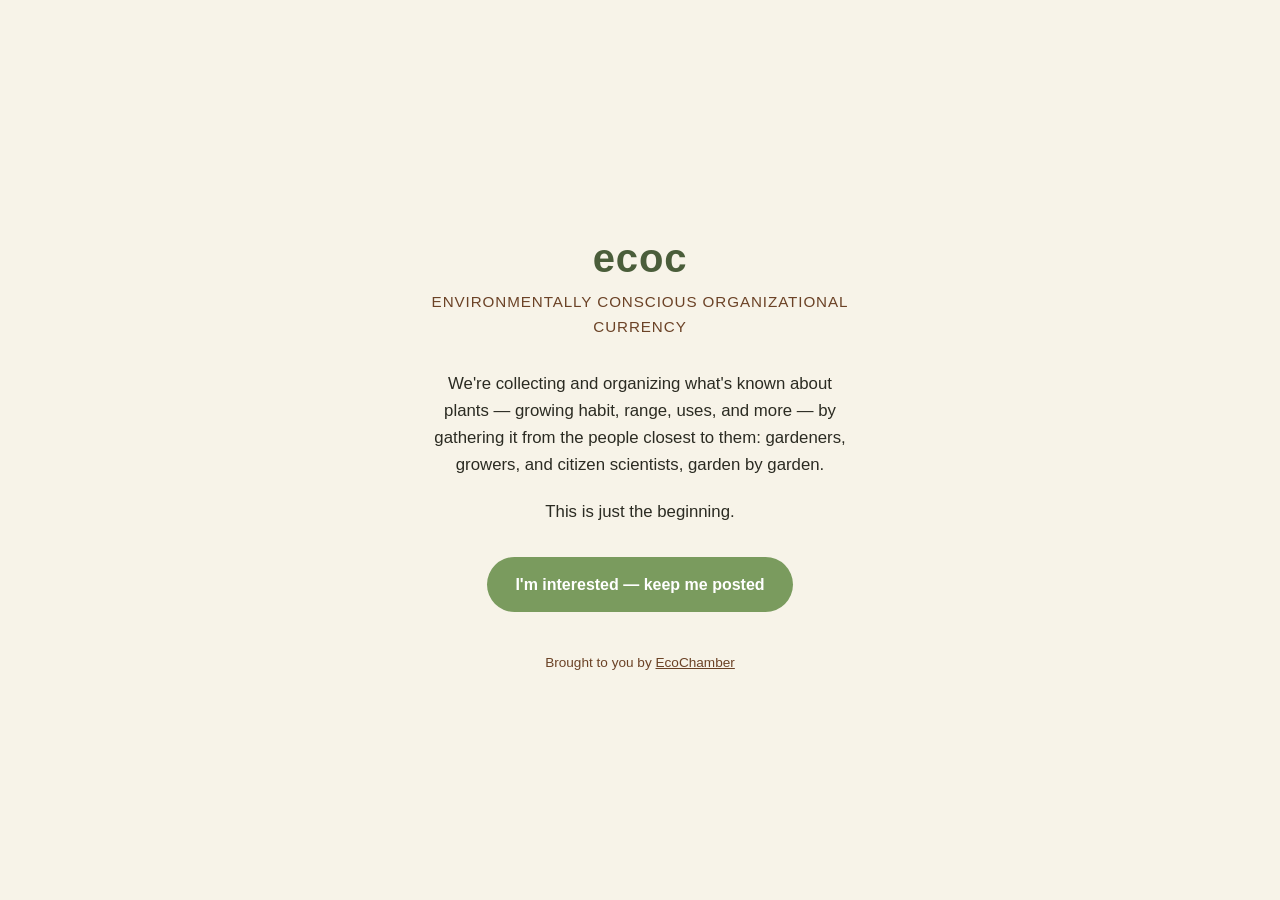
<file: index.html>
<!DOCTYPE html>
<html lang="en">
<head>
<meta charset="UTF-8">
<meta name="viewport" content="width=device-width, initial-scale=1.0">
<title>ECOC — Environmentally Conscious Organizational Currency</title>
<meta name="description" content="ECOC is building a citizen-science record of plant knowledge — growing habit, range, uses — starting with the gardens that grow them.">
<link rel="stylesheet" href="style.css">
</head>
<body>

<main class="wrap">
  <h1>ecoc</h1>
  <p class="expand">Environmentally Conscious Organizational Currency</p>

  <p class="lede">
    We're collecting and organizing what's known about plants — growing habit, range,
    uses, and more — by gathering it from the people closest to them: gardeners,
    growers, and citizen scientists, garden by garden.
  </p>

  <p class="lede">
    This is just the beginning.
  </p>

  <a class="cta" href="mailto:ecochamberdao@gmail.com?subject=Interested%20in%20ECOC">I'm interested — keep me posted</a>

  <p class="footer">Brought to you by <a href="https://ecochamber.xyz" target="_blank" rel="noopener">EcoChamber</a></p>
</main>

</body>
</html>
</file>
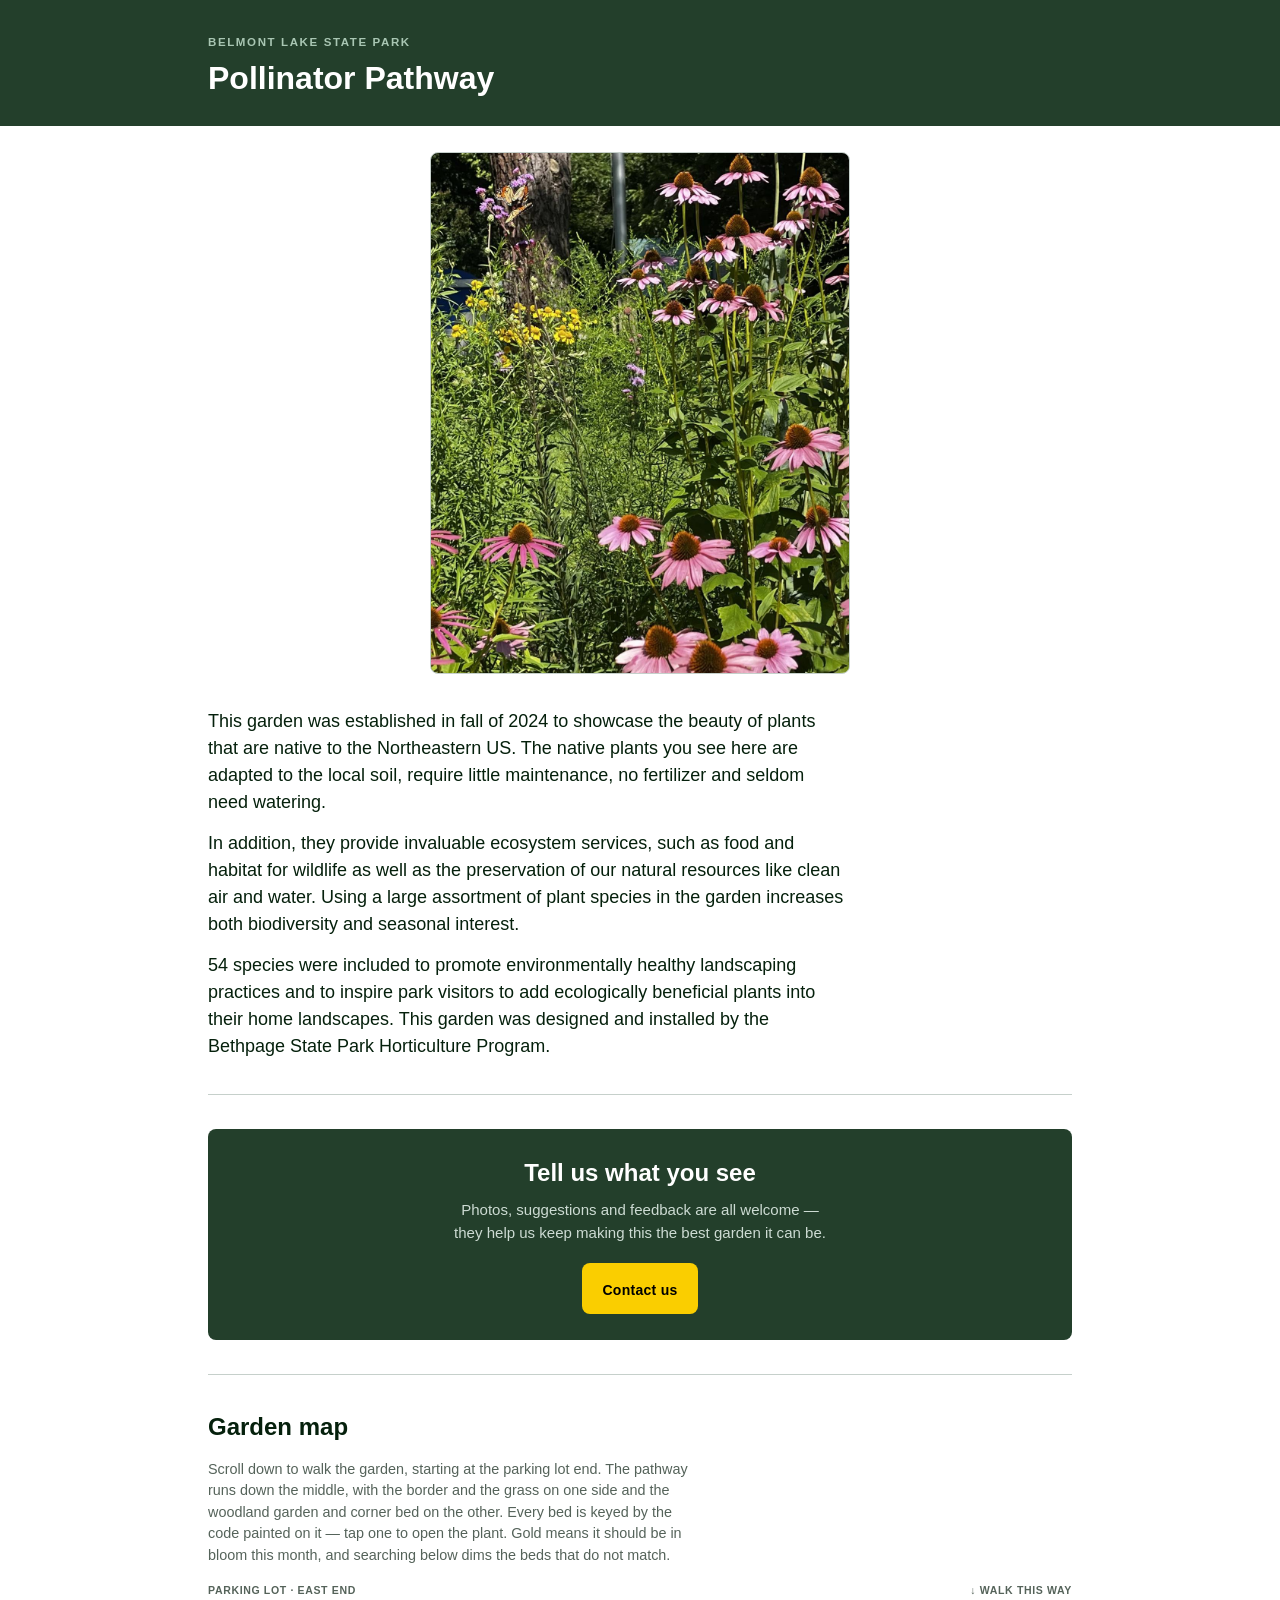
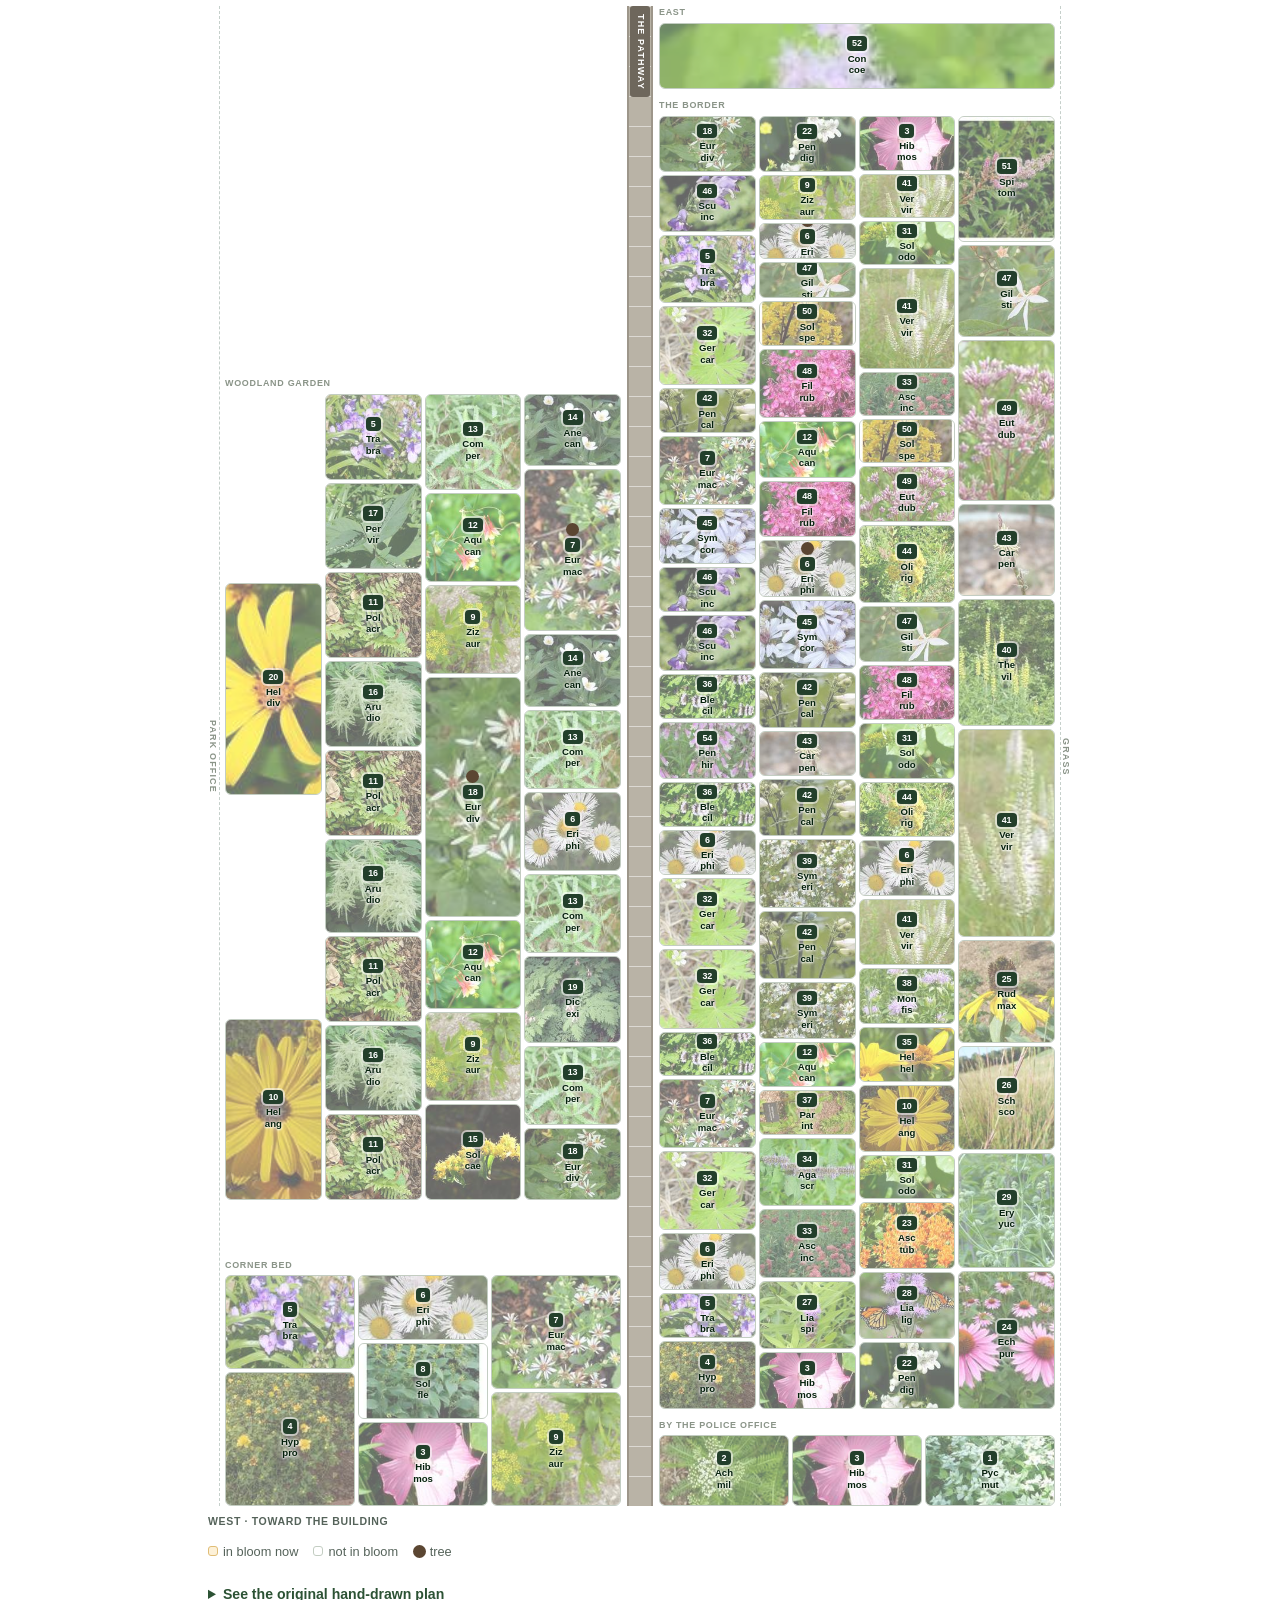
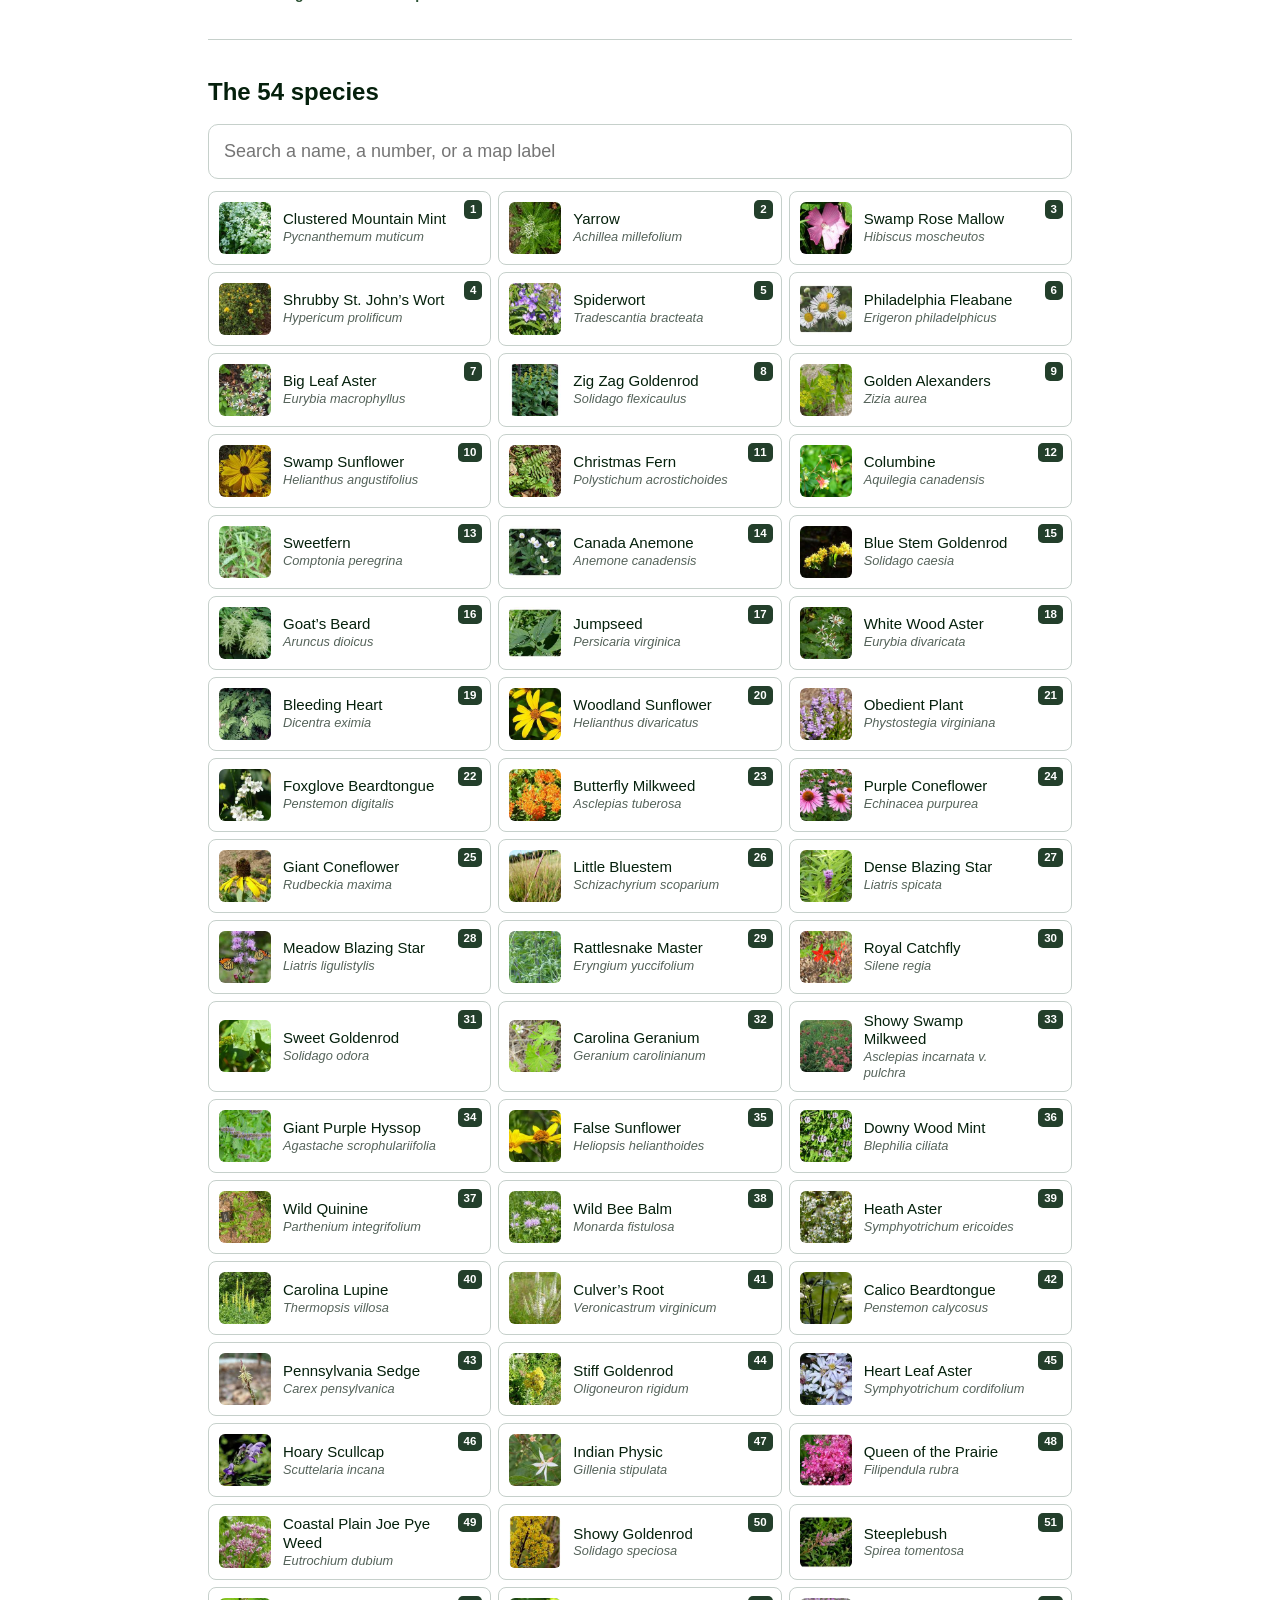
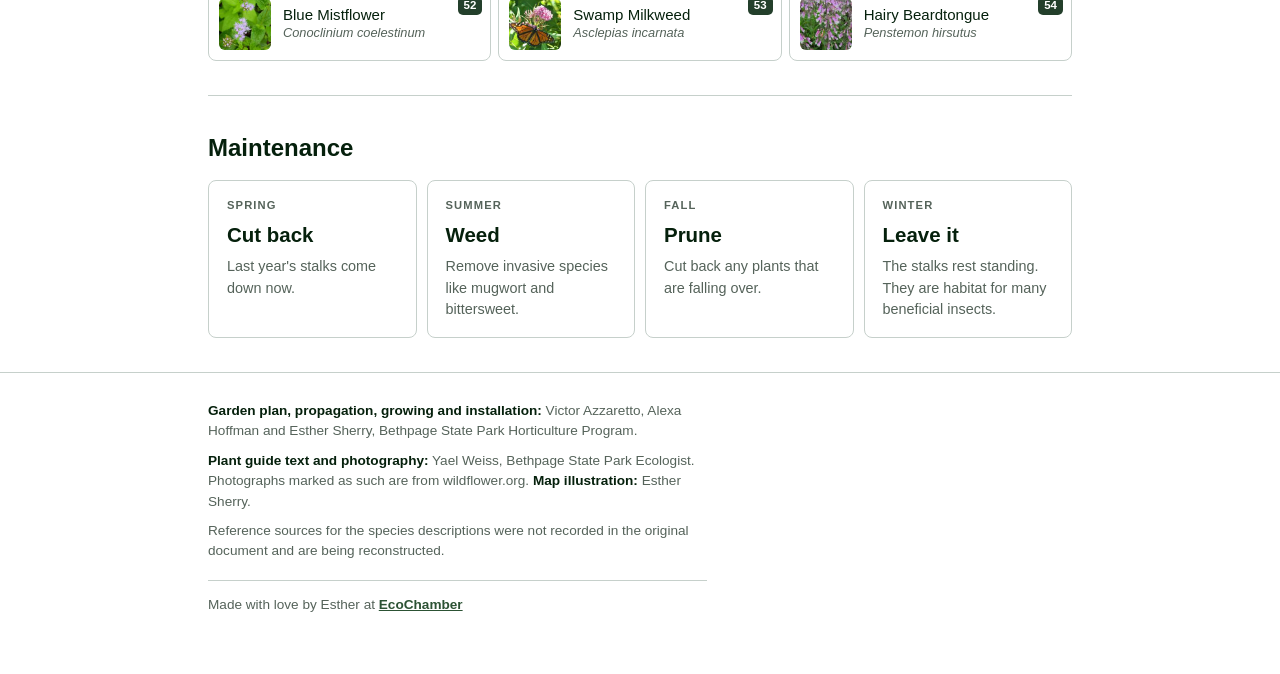
<file: bsppp/index.html>
<!DOCTYPE html>
<html lang="en">
<head>
<meta charset="utf-8">
<meta name="viewport" content="width=device-width, initial-scale=1, viewport-fit=cover">
<title>Pollinator Pathway — Belmont Lake State Park</title>
<meta name="description" content="The 54 native species planted along the Pollinator Pathway at Belmont Lake State Park.">
<style>
  /* Values read off parks.ny.gov and the Belmont Lake park page, July 2026.
     Proxima Nova is licensed and cannot be loaded here, so the stack is
     theirs verbatim and falls through to Arial exactly as it does for any
     visitor without the font. */
  :root{
    --green:#233f2b;        /* agency dark green, site header + footer */
    --green-mid:#2c5234;    /* secondary green */
    --green-pale:#d9e1dd;   /* pale green-grey, cards and secondary buttons */
    --gold:#face00;         /* primary button yellow */
    --ink:#05200c;          /* body and heading text */
    --ink-soft:#55635a;     /* derived: muted text on the pale green */
    --line:#c6d0cb;         /* rule and border grey-green */
    --bg:#fff; --card:#fff; --r:8px;   /* button radius 8px */
  }
  *{box-sizing:border-box}
  html{-webkit-text-size-adjust:100%}
  body{margin:0;background:var(--bg);color:var(--ink);
    font:18px/1.5 "Proxima Nova",Arial,sans-serif}
  .wrap{max-width:900px;margin:0 auto;padding:0 18px}  /* their c-byline measure */
  a{color:var(--green-mid)}
  h2{font-size:1.5rem;font-weight:700;margin:0 0 14px}   /* 24px/700 */
  section{padding:34px 0;border-top:1px solid var(--line)}

  header{background:var(--green);color:#fff;padding:34px 0 30px}
  header .park{font-size:.72rem;letter-spacing:.14em;text-transform:uppercase;
    color:#a9c6b3;font-weight:700;margin:0 0 10px}
  header h1{margin:0;font-size:2rem;font-weight:700;line-height:1.1}  /* 32px/700 */

  /* boxed and centred under the header rather than bleeding to the edges */
  .hero{width:calc(100% - 36px);max-width:420px;margin:26px auto 0;
    aspect-ratio:4/5;max-height:58vh;
    border:1px solid var(--line);border-radius:var(--r);overflow:hidden;
    background:var(--green-pale)}
  /* favour the upper third — that is where the butterfly and the tree are */
  .hero img{width:100%;height:100%;object-fit:cover;object-position:center 28%;display:block}

  .intro p{margin:0 0 14px;max-width:64ch}
  .intro p:last-child{margin-bottom:0}

  /* care — four seasons, one job each */
  .seasons{display:grid;gap:10px;grid-template-columns:repeat(auto-fit,minmax(170px,1fr))}
  /* All four seasons look identical, so the page never goes stale and never
     needs reissuing. Hover is the only thing that changes. */
  .s{background:var(--card);border:1px solid var(--line);border-radius:var(--r);
    padding:16px 18px;transition:background .12s,border-color .12s}
  .s:hover{border-color:var(--green-mid);background:var(--green-pale)}
  .s .when{font-size:.7rem;letter-spacing:.1em;text-transform:uppercase;
    color:var(--ink-soft);font-weight:700;margin:0 0 6px}
  .s .job{margin:0;font-size:1.28rem;font-weight:700}
  .s .note{margin:6px 0 0;font-size:.9rem;color:var(--ink-soft)}

  /* map */
  .strip{margin-bottom:14px}
  .strip h3{margin:0 0 6px;font-size:.72rem;letter-spacing:.1em;text-transform:uppercase;
    color:var(--ink-soft);font-weight:700}
  .scroll{overflow-x:auto;-webkit-overflow-scrolling:touch;background:var(--card);
    border:1px solid var(--line);border-radius:var(--r)}
  .scroll img{display:block;width:100%;min-width:820px;height:auto}
  .ph{height:160px;display:flex;align-items:center;justify-content:center;
    color:var(--ink-soft);font-size:.88rem;text-align:center;padding:20px;
    background:repeating-linear-gradient(45deg,#f2f5f1 0 12px,#eaf0e9 12px 24px)}
  .note{font-size:.9rem;color:var(--ink-soft);margin:0 0 16px;max-width:60ch}

  /* The bed diagram, read top to bottom: the parking lot end first, then
     west toward the building. The pathway runs down the middle with the
     woodland garden and corner bed on one side, the border on the other.
     No sideways scrolling — the whole garden is one downward read. */
  .mapwrap{overflow:visible}
  .mapinner{width:auto}
  .band{display:flex;align-items:stretch;gap:0;min-height:1500px}
  .side{display:flex;flex-direction:column;gap:10px;flex:1 1 0;min-width:0}
  .grp{display:flex;flex-direction:column;min-width:0}
  .grp h4{margin:0 0 3px;font-size:.56rem;letter-spacing:.08em;text-transform:uppercase;
    color:#8a9488;font-weight:700;white-space:nowrap;overflow:hidden}
  .grp.gap h4{visibility:hidden}
  .cols{display:flex;gap:3px;flex:1 1 auto;min-height:0}
  .row{display:flex;flex-direction:column;gap:3px;flex:1 1 0;min-width:0}

  /* the pathway itself */
  .path{flex:0 0 26px;position:relative;display:flex;justify-content:center;
    margin:0 6px;background:#b9b3a6;
    border-left:2px solid #9d968a;border-right:2px solid #9d968a;
    background-image:linear-gradient(rgba(255,255,255,.5) 1px,transparent 1px);
    background-size:100% 30px}
  .path span{position:sticky;top:8px;height:max-content;background:#6e675c;color:#fff;
    font-weight:700;font-size:.56rem;letter-spacing:.13em;text-transform:uppercase;
    padding:8px 3px;border-radius:3px;writing-mode:vertical-rl;white-space:nowrap;z-index:1}

  /* what lies beyond each planted side */
  .edge{flex:0 0 12px;font-size:.56rem;letter-spacing:.13em;text-transform:uppercase;
    font-weight:700;color:#8a9488;writing-mode:vertical-rl;text-align:center;
    padding:2px 0;overflow:hidden}
  .edge:first-child{border-right:1px dashed var(--line);margin-right:5px}
  .edge:last-child{border-left:1px dashed var(--line);margin-left:5px}

  .ends{display:flex;justify-content:space-between;font-size:.66rem;letter-spacing:.06em;
    text-transform:uppercase;color:var(--ink-soft);font-weight:700;margin:0 0 8px}
  .ends.foot{margin:8px 0 0}

  .bed{position:relative;flex:1 1 0;min-width:0;min-height:36px;background:var(--card);border:1px solid #c3cdc2;
    border-radius:6px;padding:4px 2px;cursor:pointer;font:inherit;color:inherit;
    display:flex;flex-direction:column;align-items:center;justify-content:center;gap:2px;
    text-align:center;overflow:hidden;
    transition:background .12s,border-color .12s,opacity .12s}
  /* the plant itself, sitting behind the label. --shot is set per bed. */
  .bed::before{content:"";position:absolute;inset:0;background-image:var(--shot);
    background-size:cover;background-position:center;opacity:.6}
  .bed>*{position:relative}
  .bed:hover,.bed:focus-visible{border-color:var(--green-mid);background:var(--green-pale)}
  .bed .num{font-size:.56rem;font-weight:700;color:#fff;background:var(--green);
    border-radius:4px;padding:0 5px;font-variant-numeric:tabular-nums;line-height:1.6;
    box-shadow:0 0 0 2px rgba(255,255,255,.55)}
  .bed .code{font-size:.6rem;font-weight:700;line-height:1.2;max-width:100%;
    text-shadow:0 0 3px #fff,0 0 7px rgba(255,255,255,.95),0 1px 2px rgba(255,255,255,.9)}
  .bed .code b{display:block;font-weight:700}
  .bed.bloom{background:#fdf1d8;border-color:var(--gold);box-shadow:inset 0 0 0 1px var(--gold)}
  .bed.bloom .num{background:var(--gold)}
  .bed.hit{outline:3px solid var(--gold);outline-offset:1px}
  .bed.dim{opacity:.25}
  .tree{width:13px;height:13px;border-radius:50%;background:#5b4632;flex:0 0 auto}
  .legend{display:flex;gap:15px;flex-wrap:wrap;font-size:.8rem;color:var(--ink-soft);margin:12px 0 0}
  .legend i{display:inline-block;width:10px;height:10px;border-radius:3px;
    border:1px solid #e0bd76;background:#fdf1d8;margin-right:5px;vertical-align:0}
  .legend i.pl{background:var(--card);border-color:#c3cdc2}
  details.orig{margin-top:22px}
  details.orig summary{cursor:pointer;font-size:.88rem;color:var(--green-mid);font-weight:600}
  details.orig .note{margin-top:10px}

  /* list */
  .search{width:100%;padding:13px 15px;border:1px solid var(--line);border-radius:10px;
    background:var(--card);font:inherit;margin-bottom:12px}
  .idx{display:grid;grid-template-columns:repeat(auto-fill,minmax(230px,1fr));gap:7px}
  .idx button{position:relative;background:var(--card);border:1px solid var(--line);
    border-radius:var(--r);padding:10px 44px 10px 10px;text-align:left;cursor:pointer;
    display:flex;gap:12px;align-items:center;font:inherit;color:inherit;
    transition:border-color .12s,background .12s}
  .idx button:hover,.idx button:focus-visible{border-color:var(--green-mid);background:var(--green-pale)}
  .idx .pic{width:52px;height:52px;flex:0 0 auto;border-radius:6px;object-fit:cover;
    background:var(--green-pale);display:block}
  .idx .n{position:absolute;top:8px;right:8px;font-size:.72rem;font-weight:700;color:#fff;
    background:var(--green);border-radius:5px;padding:1px 6px;font-variant-numeric:tabular-nums}
  .idx .nm{font-size:.94rem;line-height:1.25;min-width:0}
  .idx .nm em{display:block;color:var(--ink-soft);font-size:.8rem}

  /* plant view */
  #view{position:fixed;inset:0;background:var(--bg);z-index:80;overflow-y:auto;display:none}
  #view.open{display:block}
  .bar{position:sticky;top:0;background:rgba(252,251,247,.96);backdrop-filter:blur(8px);
    border-bottom:1px solid var(--line);padding:11px 18px;z-index:2}
  .bar button{background:none;border:0;color:var(--green-mid);font:inherit;font-weight:600;
    cursor:pointer;padding:6px 2px}
  .pv{max-width:620px;margin:0 auto;padding:0 18px 60px}
  .pv img,.pv .photoph{width:100%;aspect-ratio:3/2;border-radius:var(--r);display:block;margin:18px 0 0}
  .pv img{object-fit:cover;background:var(--green-pale)}
  .pv .photoph{background:var(--green-pale);display:flex;align-items:center;justify-content:center;
    color:var(--green-mid);font-size:.86rem}
  .pv h2{margin:18px 0 0;font-size:1.5rem;line-height:1.15}
  .pv .sci{color:var(--ink-soft);margin:3px 0 18px;font-size:.98rem}
  .pv .sci i{font-style:italic}
  .facts{margin:0 0 18px}
  .fact{display:flex;gap:12px;padding:8px 0;border-top:1px solid var(--line);font-size:.94rem}
  .fact .k{flex:0 0 92px;font-size:.7rem;letter-spacing:.08em;text-transform:uppercase;
    color:var(--ink-soft);font-weight:700;padding-top:2px}
  .funfact{background:var(--green-pale);border-radius:10px;padding:13px 15px;font-size:.93rem;margin:18px 0 0}
  .sources{margin-top:24px;border-top:1px solid var(--line);padding-top:16px}
  .sources h3{margin:0 0 10px;font-size:.7rem;letter-spacing:.1em;text-transform:uppercase;
    color:var(--ink-soft);font-weight:700}
  .sources a{display:flex;align-items:baseline;gap:8px;flex-wrap:wrap;
    padding:9px 12px;margin-bottom:6px;border:1px solid var(--line);border-radius:var(--r);
    text-decoration:none;color:var(--green-mid);font-size:.92rem;
    transition:border-color .12s,background .12s}
  .sources a:hover,.sources a:focus-visible{border-color:var(--green-mid);background:var(--green-pale)}
  .sources a b{font-weight:700}
  .sources a em{font-style:normal;color:var(--ink-soft);font-size:.82rem}
  .sources .fix{margin:8px 0 0;font-size:.8rem;color:var(--ink-soft)}
  .credit{border-top:1px solid var(--line);margin-top:20px;padding-top:14px;
    font-size:.82rem;color:var(--ink-soft)}

  .cta{background:var(--green);color:#fff;border-radius:var(--r);padding:26px 24px;text-align:center}
  .cta h2{margin:0 0 8px;color:#fff}
  .cta p{margin:0 auto 18px;color:#cddbd3;max-width:46ch;font-size:.94rem}
  /* their primary button: #face00, black text, 8px radius, 700 */
  .btn{display:inline-block;background:var(--gold);color:#000;text-decoration:none;
    font-weight:700;font-size:.875rem;letter-spacing:.02em;padding:17px 20px 13px;
    border-radius:var(--r)}
  .btn:hover,.btn:focus-visible{background:#e0b800}

  footer{border-top:1px solid var(--line);padding:28px 0 50px;color:var(--ink-soft);font-size:.85rem}
  footer p{margin:0 0 9px;max-width:66ch}
  footer .made{margin-top:18px;padding-top:14px;border-top:1px solid var(--line)}
  footer .made a{font-weight:700}
  footer b{color:var(--ink);font-weight:600}
</style>
</head>
<body>

<header>
  <div class="wrap">
    <p class="park">Belmont Lake State Park</p>
    <h1>Pollinator Pathway</h1>
  </div>
</header>

<div class="hero"><img src="hero.jpg" alt="Purple coneflowers in bloom along the Pollinator Pathway"></div>

<main class="wrap">

  <section class="intro" style="border-top:0">
    <p>This garden was established in fall of 2024 to showcase the beauty of plants that are native to the Northeastern US. The native plants you see here are adapted to the local soil, require little maintenance, no fertilizer and seldom need watering.</p>
    <p>In addition, they provide invaluable ecosystem services, such as food and habitat for wildlife as well as the preservation of our natural resources like clean air and water. Using a large assortment of plant species in the garden increases both biodiversity and seasonal interest.</p>
    <p>54 species were included to promote environmentally healthy landscaping practices and to inspire park visitors to add ecologically beneficial plants into their home landscapes. This garden was designed and installed by the Bethpage State Park Horticulture Program.</p>
  </section>

  <section id="contact">
    <div class="cta">
      <h2>Tell us what you see</h2>
      <p>Photos, suggestions and feedback are all welcome — they help us keep making this the best garden it can be.</p>
      <a class="btn" id="mail" href="#">Contact us</a>
    </div>
  </section>

  <section id="map">
    <h2>Garden map</h2>
    <p class="note">Scroll down to walk the garden, starting at the parking lot end. The pathway runs down the middle, with the border and the grass on one side and the woodland garden and corner bed on the other. Every bed is keyed by the code painted on it — tap one to open the plant. Gold means it should be in bloom this month, and searching below dims the beds that do not match.</p>

    <div class="mapwrap">
      <div class="mapinner">
        <p class="ends"><span>Parking lot &middot; east end</span><span>&darr; walk this way</span></p>
        <div class="band" id="band"></div>
        <p class="ends foot"><span>West &middot; toward the building</span></p>

      </div>
    </div>

    <div class="legend">
      <span><i></i>in bloom now</span>
      <span><i class="pl"></i>not in bloom</span>
      <span><span class="tree" style="display:inline-block;vertical-align:-2px"></span> tree</span>
    </div>

    <details class="orig">
      <summary>See the original hand-drawn plan</summary>
      <p class="note">The three sections of the drawing, west to east. Scroll each sideways.</p>
      <div id="strips"></div>
    </details>
  </section>

  <section id="plants">
    <h2>The 54 species</h2>
    <input class="search" id="search" type="search" placeholder="Search a name, a number, or a map label" autocomplete="off">
    <div class="idx" id="idx"></div>
  </section>

  <section id="care">
    <h2>Maintenance</h2>
    <div class="seasons" id="seasons"></div>
  </section>

</main>

<footer>
  <div class="wrap">
    <p><b>Garden plan, propagation, growing and installation:</b> Victor Azzaretto, Alexa Hoffman and Esther Sherry, Bethpage State Park Horticulture Program.</p>
    <p><b>Plant guide text and photography:</b> Yael Weiss, Bethpage State Park Ecologist. Photographs marked as such are from wildflower.org. <b>Map illustration:</b> Esther Sherry.</p>
    <p>Reference sources for the species descriptions were not recorded in the original document and are being reconstructed.</p>
    <p class="made">Made with love by Esther at <a href="https://ecochamber.xyz">EcoChamber</a></p>
  </div>
</footer>

<div id="view">
  <div class="bar"><button id="back">&larr; Back</button></div>
  <div class="pv" id="pv"></div>
</div>

<script>
const PLANTS = [
{n:1,common:"Clustered Mountain Mint",sci:"Pycnanthemum muticum",blooms:"Late Summer (July – August)",months:[7,8],host:"Moths and Bees",tags:["moths","bees"],credit:"Yael Weiss",photo:"1.jpg",
 desc:"Clustered Mountainmint has whitish flowers that are densely packed into clusters. Bracts (also known as modified leaves) have a frosty appearance and are aromatically minty. Leaves are oval shaped. Stems are square. This plant grows best when in full sun.",
 fact:"University of Pennsylvania conducted pollinator surveys and found that this perennial was the top host plant for encouraging pollinator visits and biodiversity."},

{n:2,common:"Yarrow",sci:"Achillea millefolium",blooms:"Late Summer (July – August)",months:[7,8],host:"Moths",tags:["moths"],credit:"Yael Weiss",photo:"2.jpg",
 desc:"Yarrow is a plant with white clustered flowers found in a dome-shaped arrangement. This plant grows several tall stems with fern-like leaves. Leaves are longer at the base. The plant itself can grow to be about 3 feet high and does well in disturbed areas. Flowers have a strong sweet odor.",
 fact:"European Starlings will use this flower to line the inside of their nests."},

{n:3,common:"Swamp Rose Mallow",sci:"Hibiscus moscheutos",blooms:"Late Summer (July – August)",months:[7,8],host:"Bees and Swallowtail Butterflies",tags:["bees","butterflies"],credit:"Yael Weiss",photo:"3.jpg",
 desc:"Swamp Rose Mallow has large 5 petaled flowers. The color of these flowers can vary between whitish to pink. Leaves are alternate, toothed and heart-shaped. Foliage is velvety in texture (as well as the seed pod). A single plant can provide multiple stems. For best growth, wet soil and part shade are the preferred conditions for this plant.",
 fact:"This plant has many cultivars that come in different colors such as hot pink and bright red."},

{n:4,common:"Shrubby St. John’s Wort",sci:"Hypericum prolificum",blooms:"Summer (June – July)",months:[6,7],host:"Butterflies and Moths",tags:["butterflies","moths","shrub"],form:"Shrub",credit:"wildflower.org",photo:"4.jpg",
 desc:"Shrubby St. John’s Wort is a shrub with yellow blooming flowers. Flowers usually grow singularly and have 5 petals which are typically out of view because of the high number of stamens. Stamens are bushy and yellow. Leaves are oval and dark green. This plant grows densely and compact if conditions are right. Three chambered capsules hold the brown seeds which pop open in autumn.",
 fact:"This plant was thought to ward off evil spirits, if burned, especially on St. John’s Day (hence the name)."},

{n:5,common:"Spiderwort",sci:"Tradescantia bracteata",blooms:"Spring (May – June)",months:[5,6],host:"Bumble Bees",tags:["bees"],credit:"Yael Weiss",photo:"5.jpg",
 desc:"Spiderwort is a plant with dainty, purple flowers. Each flower has 3 petals. At the center are six hairy stamens that are yellow in color. These flowers sit atop narrow, green leaves. Flowers will open up in the early morning but then close during the afternoon. This plant will go dormant in the extreme heat of the summer.",
 fact:"Each flower on this plant only blooms for one day! However, it might be hard to notice as each plant has an abundance of flowers."},

{n:6,common:"Philadelphia Fleabane",sci:"Erigeron philadelphicus",blooms:"Summer (June – August)",months:[6,7,8],host:"Flower Moths (including the larval host for the Obscure Schinia Moth)",tags:["moths"],credit:"wildflower.org",photo:"6.jpg",
 desc:"Philadelphia Fleabane is comprised of tiny flowerheads on multi-branched stems. Flowers are daisy-like with white thin florets (sometimes as many as 100). The center is a vibrant yellow. Flowerheads that are open will also close at night. Stems of this plant are hairy. The leaves that are closer to the base are noticeably heart-shaped.",
 fact:"It was believed that this plant had an odor that repelled fleas."},

{n:7,common:"Big Leaf Aster",sci:"Eurybia macrophyllus",blooms:"Fall (September – October)",months:[9,10],host:"Pearl Crescent Butterflies",tags:["butterflies"],credit:"Yael Weiss",photo:"7.jpg",
 desc:"Big Leaf Aster is a perennial with white flowers and yellow centers. Flowers are atop stems that could reach about two feet. Sometimes there are up to 20 rays on each floret. Leaves are noticeably heart-shaped and provide good ground cover (rhizomes help it spread). The foliage of this plant has serrated edges. Stems are typically purplish in color.",
 fact:"In this region, this flower is the earliest of all the Asters to bloom."},

{n:8,common:"Zig Zag Goldenrod",sci:"Solidago flexicaulus",blooms:"Fall (September – November)",months:[9,10,11],host:"Sweat Bees and Hairstreak Butterflies",tags:["bees","butterflies"],credit:"wildflower.org",photo:"8.jpg",
 desc:"Zig Zag Goldenrod is a perennial that grows upright. It has spikey clusters of flowers with up to 5 petals. These bloom yellow. Foliage is noticeably toothed, helping identify it from other goldenrods. Leaves are broader at the base and smaller towards the top. The stems seem angled, and zig zag between the nodes of the leaves (hence the name).",
 fact:"This plant was originally used to treat nosebleeds and headaches."},

{n:9,common:"Golden Alexanders",sci:"Zizia aurea",blooms:"Mid Spring / Early Summer (May – June)",months:[5,6],host:"Black Swallowtail Butterflies",tags:["butterflies"],credit:"Yael Weiss",photo:"9.jpg",
 desc:"Golden Alexanders have flat-topped clusters of yellow flowers. Leaves have serrated edges and stay green all summer long. The shape of the flower provides a perfect landing-pad for larger butterflies (including swallowtails). Black Swallowtails lay their eggs on this plant. It also provides forage for their larvae. Seeds mature in the fall and provide forage for songbirds as well.",
 fact:"Golden Alexanders are in the parsley family."},

{n:10,common:"Swamp Sunflower",sci:"Helianthus angustifolius",blooms:"Fall (September – October)",months:[9,10],host:"Miner Bees and Painted Lady Butterflies",tags:["bees","butterflies"],credit:"wildflower.org",photo:"10.jpg",
 desc:"Swamp Sunflower is a perennial with bright yellow blooms. Flowers are symmetrical with up to 20 rays. These surround smaller disc florets that make a purplish-brown center. This sunflower is smaller than others in the same family. Leaves are very narrow in shape, dark green in color and also shiny. Stems can be purplish-red. This plant can grow to be 8 feet.",
 fact:"These flowers attract caterpillars which then attract native birds. Visitors include Baltimore Orioles, Cedar Waxwings, and Northern Cardinals."},

{n:11,common:"Christmas Fern",sci:"Polystichum acrostichoides",blooms:"",months:[],host:"Moths",tags:["moths"],form:"Fern — no flowers",credit:"Yael Weiss",photo:"11.jpg",
 desc:"Christmas Ferns do not have flowers. Foliage is referred to as “fronds” which grow in clusters. It is glossy green and remains that way till the end of the year (however, when fronds first unfurl in spring, they can be silvery in color). Christmas Ferns are different from other ferns because they grow less like a carpet and more so in clumps.",
 fact:"Not too many animals can use this plant for food, although it is a valuable nesting material for the Ovenbird."},

{n:12,common:"Columbine",sci:"Aquilegia canadensis",blooms:"Early Summer (June)",months:[6],host:"Hummingbirds",tags:["hummingbirds"],credit:"Yael Weiss",photo:"12.jpg",
 desc:"Red Columbine is a shade-tolerant, woodland plant in the buttercup family. This perennial is showy; flowers have 5 yellow petals (with long yellow stamens) and are also surrounded by 5 red sepals. The flower appears droopy given the flexibility of the small stalk (pedicel). A. canadensis is an important early source of nectar for hummingbirds and bees after they emerge from overwintering.",
 fact:"The red sepals resemble an eagle’s talon. This explains its scientific name (“Aquila” means eagle in Latin)."},

{n:13,common:"Sweetfern",sci:"Comptonia peregrina",blooms:"",months:[],host:"Caterpillars",tags:["butterflies","moths","shrub"],form:"Shrub",credit:"Yael Weiss",photo:"13.jpg",
 desc:"Sweetfern is a shrub in the Laurel family and not a fern (despite it looking like one). Leaves are long, olive green, shiny and notched. Foliage has a noticeably sweet fragrance. Yellowish flowers grow on branches, once it blooms. This shrub can spread easily and form colonies. It can also fix its own nitrogen. Sweetfern does well in areas that are disturbed or have poor soil.",
 fact:"When used to create tea, this plant supposedly can be used to treat poison ivy."},

{n:14,common:"Canada Anemone",sci:"Anemone canadensis",blooms:"Spring (May – June)",months:[5,6],host:"Moths and Wasps",tags:["moths"],credit:"wildflower.org",photo:"14.jpg",
 desc:"Canada Anemone is a plant with white flowers and yellow stamens. Flowers bloom to be over an inch wide and grow on upright stalks above leaves. Foliage is a deep green color, basal and also toothed. This plant is fast-growing and aggressive given damp and full sun conditions. The leaves of this plant are similar in appearance to Wild Geranium.",
 fact:"This plant is a natural pest control; the wasps it attracts will feed on unwanted insects in the garden."},

{n:15,common:"Blue Stem Goldenrod",sci:"Solidago caesia",blooms:"Fall (September – October)",months:[9,10],host:"Moths and Bees",tags:["moths","bees"],credit:"Yael Weiss",photo:"15.jpg",
 desc:"Blue Stem Goldenrod is a perennial with yellow blooms arranged in clusters. The arrangement of these flowers is vertical. Stems are green at first and then become blueish as the plant matures (distinguishing it from the similar Sweet Goldenrod). The growth is not as aggressively widespread as some other Goldenrods.",
 fact:"This plant is mistaken as the cause of hay fever. However, its pollen is too big to reach your sinuses. Ragweed blooms at the same time and is the real culprit."},

{n:16,common:"Goat’s Beard",sci:"Aruncus dioicus",blooms:"Spring (May – June)",months:[5,6],host:"Butterflies",tags:["butterflies"],credit:"wildflower.org",photo:"16.jpg",
 desc:"Goat’s Beard is a showy plant with feathery blooms. Flowers are cream colored and grow in clusters above tall stems that can reach 6 feet. Flowers have a peak bloom of about 10 days and then become a tan color. The leaves of Goat’s Beard are dark green, toothed, and appear larger at the base than leaves closer to the top.",
 fact:"This plant is dioecious. This means that the plant either has all male flowers or all female flowers. Goat’s Beard with male flowers have showier blooms."},

{n:17,common:"Jumpseed",sci:"Persicaria virginica",blooms:"Late Summer / Early Fall (July – October)",months:[7,8,9,10],host:"Leafcutter Bees",tags:["bees"],credit:"wildflower.org",photo:"17.jpg",
 desc:"Jumpseed has white flowers that are arranged on upright, long stems. Flowers are teardrop shaped and have 4 petals. This plant has wide green leaves that are oval shaped and pointed. Leaves are also hairy. V-shaped splotches of brown color may be seen on newer leaves in the spring months. Seeds can be found on the tip of the fruit and will jump when touched (hence the name).",
 fact:"This plant is unique for being shade-tolerant. Plants in the Persicaria genus typically do best in full sun."},

{n:18,common:"White Wood Aster",sci:"Eurybia divaricata",blooms:"Fall (September – October)",months:[9,10],host:"Pearl Crescent Butterfly (larvae)",tags:["butterflies"],credit:"wildflower.org",photo:"18.jpg",
 desc:"White Wood Aster is a perennial that blooms in abundant clusters. Flowers are small and white with 5 to 10 skinny petals (no bigger than an inch). The arrangement of these blooms is flat-topped. Leaves are green, heart-shaped, rough feeling, and hairy underneath. Foliage has a tendency to wither after some time. Stems have a zig-zag nature to them, which is used to help identify it.",
 fact:"The center of this flower will start off yellow but turn red, upon being visited by pollinators."},

{n:19,common:"Bleeding Heart",sci:"Dicentra eximia",blooms:"Late Spring / Early Summer (April – June)",months:[4,5,6],host:"Hummingbirds",tags:["hummingbirds"],credit:"wildflower.org",photo:"19.jpg",
 desc:"Bleeding Heart is a droopy pink flowering perennial. The four petals of this flower create a shape that looks like a heart. These flowers bloom in clusters along a stem and will last through the summer (if conditions are right). Leaves are fern-like and grow in a bushy mound. Seeds can be found in pods that are pointy in appearance.",
 fact:"Bleeding Heart and ants have a symbiotic relationship. Ants favor the elaiosome covering the seeds, so collecting seeds before the ants take them may be tricky!"},

{n:20,common:"Woodland Sunflower",sci:"Helianthus divaricatus",blooms:"Late Summer (July – August)",months:[7,8],host:"Moths",tags:["moths"],credit:"wildflower.org",photo:"20.jpg",
 desc:"Woodland Sunflower is a plant that produces large yellow flowers with a darker center. This center is made up of smaller flowers called florets. Stems are tall and can reach up to 7 feet. This provides dense ground cover for wildlife. Stems will also branch where flowerheads occur. Leaves are smooth on top, have a hairy underside, and appear opposite on the stem.",
 fact:"Mourning doves, sparrows, other small birds and even mammals will eat the seeds inside this flower."},

{n:21,common:"Obedient Plant",sci:"Phystostegia virginiana",blooms:"Late Summer (July – August)",months:[7,8],host:"Hummingbirds",tags:["hummingbirds"],credit:"Yael Weiss",photo:"21.jpg",
 desc:"Obedient Plant is showy and grows pinkish-purple flowers atop spikes. The shape of the flower is tubular and dark purple spots are noticeable on the inside. Flowers will bloom from the bottom up. Foliage is sharp. Stems are square-shaped. This plant does best in wetter soils and because of rhizomes, can form colonies. It is also in the mint family.",
 fact:"The plant is named “obedient” because flowers can be moved around and will continue to stay that way."},

{n:22,common:"Foxglove Beardtongue",sci:"Penstemon digitalis",blooms:"Late Spring / Early Summer (May – June)",months:[5,6],host:"Bumble Bees and Hummingbirds",tags:["bees","hummingbirds"],credit:"Yael Weiss",photo:"22.jpg",
 desc:"Foxglove Beardtongue has clumps of showy, white flowers. The small, tubular flower shape does not affect long-tongued bees who can still access the nectar. Flowers have a long bloom time (about a month). Leaves are dark green, have a shiny surface and are pointed. For stems to stay upright, this plant needs to be planted in full sun.",
 fact:"The stamen inside the flower has tufts of hair, which explains the “beardtongue” part of the name."},

{n:23,common:"Butterfly Milkweed",sci:"Asclepias tuberosa",blooms:"Summer (June – July)",months:[6,7],host:"Monarch Butterfly (larvae) — critical",tags:["monarch","butterflies"],credit:"Yael Weiss",photo:"23.jpg",
 desc:"Butterfly Milkweed is critical to the lifecycle of Monarch Butterflies. Blooming in bright orange clusters, this plant prefers full sun, with sandier and drier soils. Typically, it does not grow higher than 3 feet. Leaves are skinny, alternating and smooth. Stems are hairy and do not produce the opaque milky sap characteristic of Common Milkweed. It is still favorable forage for Monarch caterpillars, that chew off most of the foliage by midsummer.",
 fact:"While easily grown from seed, Butterfly Milkweed will take about 3 years to bloom and fully establish."},

{n:24,common:"Purple Coneflower",sci:"Echinacea purpurea",blooms:"Summer (June – July)",months:[6,7],host:"Hummingbirds",tags:["hummingbirds"],credit:"Yael Weiss",photo:"24.jpg",
 desc:"Purple Coneflowers bloom bright purplish-pink flowers, with hairy stems and spikey brown centers. The latter is the seed-head, which is cone-shaped in appearance. These flowers are showy, last throughout summer and are noticeably aggressive in the garden setting. Stems will grow clumped together. Seeds mature by autumn and also attract birds such as the American Goldfinch. In the winter months, these flowers can still be seen on their long stems.",
 fact:"This flower is odorless until flower petals point downwards. Only then are these Coneflowers sweet in smell."},

{n:25,common:"Giant Coneflower",sci:"Rudbeckia maxima",blooms:"Summer (June – July)",months:[6,7],host:"American Lady Butterflies",tags:["butterflies"],credit:"Yael Weiss",photo:"25.jpg",
 desc:"Giant Coneflower is a perennial that grows to be as tall as 7 feet. Atop these stalks is a drooping yellow flower with a tall brown center. Called a cone, this center can be up to 6 inches and holds the seeds. Once seeds mature, it can attract Goldfinches. Leaves are waxy and blueish-silver.",
 fact:"Sometimes this plant is also called “Cabbage Leaf” Coneflower because of the foliage sharing a striking resemblance to cabbage."},

{n:26,common:"Little Bluestem",sci:"Schizachyrium scoparium",blooms:"Late Summer to Fall (August – October)",months:[8,9,10],host:"Skipper Butterflies (larvae)",tags:["butterflies","shrub"],form:"Ornamental grass",credit:"Yael Weiss",photo:"26.jpg",
 desc:"Little Bluestem is an ornamental grass. This plant grows in dense clusters and has narrow blades that appear blueish-green in spring and summer. In autumn, it turns a reddish gold color. This grass will also survive through winter. Seeds are white and fuzzy and encourage birds to feed.",
 fact:"The deep roots of this grass make it a suitable plant for controlling erosion and stabilizing roadside environments."},

{n:27,common:"Dense Blazing Star",sci:"Liatris spicata",blooms:"Late Summer (July – August)",months:[7,8],host:"Hummingbirds, Monarch and Swallowtail Butterflies",tags:["hummingbirds","monarch","butterflies"],credit:"Yael Weiss",photo:"27.jpg",
 desc:"Dense Blazing Star is a vertical growing plant with tufts of fluffy purple flowerheads. Flowerheads are feathery. This plant can grow to be about 6 feet in length. Green, slender, and grass-like leaves grow opposite along the stem (which decrease in size going up the plant). This Blazing Star prefers full sun exposure and wet soils.",
 fact:"Flowers will bloom from the top down, which is uncommon."},

{n:28,common:"Meadow Blazing Star",sci:"Liatris ligulistylis",blooms:"Late Summer (July – August)",months:[7,8],host:"Monarch Butterflies",tags:["monarch","butterflies"],credit:"Yael Weiss",photo:"28.jpg",
 desc:"Meadow Blazing Star differs from Rough Blazing Star with regards to stems being longer and flowers less densely packed. There is more branching with this variety of Blazing Star. Bloom color is a bright purple or magenta. Flowers are also more likely to bloom at once rather than gradually. This plant is a Monarch magnet, where dozens can be seen on the flowers at one time.",
 fact:"Blooms are showy and can last up to six weeks!"},

{n:29,common:"Rattlesnake Master",sci:"Eryngium yuccifolium",blooms:"Summer (June – July)",months:[6,7],host:"Moths and Black Swallowtail Butterflies",tags:["moths","butterflies"],credit:"Yael Weiss",photo:"29.jpg",
 desc:"Rattlesnake Master is known for its spikey flowers. At peak bloom, flowers are white. At the end of the season, it turns brown when seeds mature. Flower heads appear to be similar to thistle but are not in that family. Instead, it is a part of the carrot family. This is why it is attractive to Black Swallowtail butterflies. E. yuccifolium has many slender stems with a large root that allows water storage.",
 fact:"This plant’s name is derived from those who believed the root was an antidote to rattlesnake bites."},

{n:30,common:"Royal Catchfly",sci:"Silene regia",blooms:"Summer (June – July)",months:[6,7],host:"Ruby-throated Hummingbird and Black Swallowtail Butterflies",tags:["hummingbirds","butterflies"],credit:"Yael Weiss",photo:"30.jpg",
 desc:"Royal Catchfly has tubular flowers, vibrant red in color. Each flower has 5 petals that are toothed at the end. Flowers are arranged in small clusters atop stems. Leaves are opposite along a stem. Both the leaves and stems of this plant have hairs and can sometimes be purplish in color.",
 fact:"Flowers of this plant are sticky and will catch smaller insects (hence the name). However, it is not carnivorous. Enzymes will break down the insects to prevent rot."},

{n:31,common:"Sweet Goldenrod",sci:"Solidago odora",blooms:"Late Summer (July – September)",months:[7,8,9],host:"Moths and Butterflies",tags:["moths","butterflies"],credit:"Yael Weiss",photo:"31.jpg",
 desc:"Sweet Goldenrod blooms yellow flowers in rows on arching stems. Clumps of flowers appear slender. Foliage is dark green and glossy. Leaves are aromatically sweet (as the name suggests). This combined with very narrow leaves helps the plant stand out amongst other goldenrod varieties. Stems can sometimes be reddish if not green in color.",
 fact:"This flower became an ingredient for tea in the Americas (post-Boston Tea Party era)."},

{n:32,common:"Carolina Geranium",sci:"Geranium carolinianum",blooms:"Summer (June – August)",months:[6,7,8],host:"Bees and Flower Flies",tags:["bees"],credit:"wildflower.org",photo:"32.jpg",
 desc:"Carolina Geranium blooms in pale pink (although it sometimes appears white). Flowers are delicate and have 5 petals that are slightly notched at the top. Inside the flower, darker lines can be seen. Leaves are palmated, meaning they take on the shape of a hand (and have 5 parts). Stems can be green with a slight reddish tinge. Seeds are found in an elongated capsule atop the plant that pops open upon maturity.",
 fact:"Mourning Doves will eat the seeds of this plant."},

{n:33,common:"Showy Swamp Milkweed",sci:"Asclepias incarnata v. pulchra",blooms:"Summer (June – July)",months:[6,7],host:"Monarch Butterfly (larvae) — critical",tags:["monarch","butterflies"],credit:"wildflower.org",photo:"33.jpg",
 desc:"Showy Swamp Milkweed is similar to Swamp Milkweed. Both grow to be the same height (up to 4 feet), have pink blooming flowers, and the same fragrance. However, Showy Milkweed is slightly different in appearance and touch; it has fuzzier foliage and is stockier as a plant overall. In autumn, leaves turn yellow and pods will open to release seeds attached to fluff (for wind dispersal).",
 fact:"This variety prefers wetter soils and can be found growing naturally in bogs or used in rain gardens."},

{n:34,common:"Giant Purple Hyssop",sci:"Agastache scrophulariifolia",blooms:"Late Summer (July – August)",months:[7,8],host:"Bees and Hummingbirds",tags:["bees","hummingbirds"],credit:"Yael Weiss",photo:"34.jpg",
 desc:"Giant Purple Hyssop is a vertical plant of tiny purple flowers blooming along tall stalks. Flowers have a spikey appearance and will open and close throughout the bloom period. This hyssop is hardy; stems are sturdy and blooms last many weeks throughout the summer. Leaves grow in pairs (opposite each other) and have jagged edges. Tiny white hairs cover the stems. Birds will feed on its seeds in autumn.",
 fact:"The leaves of this plant are fragrant if crumpled."},

{n:35,common:"False Sunflower",sci:"Heliopsis helianthoides",blooms:"Late Summer (July – August)",months:[7,8],host:"Ground-nesting Bees",tags:["bees"],credit:"Yael Weiss",photo:"35.jpg",
 desc:"False Sunflower is a bright yellow perennial. Flowers bloom on tall stalks that are rough to the touch and may be covered in aphids. Cone-shaped centers are brownish in color. Leaves are serrated and arranged opposite. Foliage is bright green and may sometimes be hairy. Seeds of this plant become forage options for birds in the colder months, especially finches.",
 fact:"This plant was once used medically to treat fevers, Malaria and even lung issues."},

{n:36,common:"Downy Wood Mint",sci:"Blephilia ciliata",blooms:"Summer (June – July)",months:[6,7],host:"Bees",tags:["bees"],credit:"Yael Weiss",photo:"36.jpg",
 desc:"Downy Wood Mint has stacked blooms of lavender flowers. Each flower has two lips with reddish purple spots on the lower lip. Flowers are hairy and bloom atop hairy stems. Leaves are smooth and arranged oppositely (in pairs, down the stem). If by late summer the foliage appears slightly unkempt, it may be because insects favor chewing the leaves.",
 fact:"Given the shape of these flowers, both long-tongued and short-tongued bees can access its nectar."},

{n:37,common:"Wild Quinine",sci:"Parthenium integrifolium",blooms:"Summer (June – July)",months:[6,7],host:"Bees and Flies",tags:["bees"],credit:"Yael Weiss",photo:"37.jpg",
 desc:"Wild Quinine is flat-topped and blooms in white. Tiny clusters of dense flowers make up this perennial. The flowers are only at the top of the plant and take on an appearance that is similar to cauliflower. Leaves are aromatic, toothless and are bigger at the base. The texture of the leaves is also rough.",
 fact:"This flower was used in World War I by the U.S. Army to treat Malaria amongst their troops."},

{n:38,common:"Wild Bee Balm",sci:"Monarda fistulosa",blooms:"Summer (June – July)",months:[6,7],host:"Bumble Bees and Hummingbirds",tags:["bees","hummingbirds"],credit:"Yael Weiss",photo:"38.jpg",
 desc:"Wild Bee Balm has lavender flowers that grow in clusters. Each cluster could be up to 50 flowers. Flowers are tubular and overall, have a tattered pom-pom shape. Stems of this plant are square. Foliage has small hairs on both the top and bottom side of the leaf. Leaves are also serrated. Birds will visit in autumn and winter, to forage on its seeds.",
 fact:"The foliage of this plant smells like oregano."},

{n:39,common:"Heath Aster",sci:"Symphyotrichum ericoides",blooms:"Fall (September – October)",months:[9,10],host:"Pearl Crescent Butterflies",tags:["butterflies"],credit:"Yael Weiss",photo:"39.jpg",
 desc:"Heath Asters are a spindly plant with crowded clusters of white flowers. The centers of the flowers start off yellow but turn red as the plant ages. The stalks of the Heath Aster are hairy. Leaves are pointed and needle-like. This plant spreads via rhizomes and prefers a habitat with drier soil. Seeds of this aster have white hairs which help it disperse.",
 fact:"Monarchs depend on this flower for forage while making their migration journey down to Mexico."},

{n:40,common:"Carolina Lupine",sci:"Thermopsis villosa",blooms:"Spring (May – June)",months:[5,6],host:"Bees",tags:["bees"],credit:"Yael Weiss",photo:"40.jpg",
 desc:"Carolina Lupine is a tall growing plant with vertical blooms of yellow flowers. Stalks grow in clusters providing dense cover in a garden setting. This plant has a long tap root. Foliage is grayish-green with a velvet feel. Hairy seedpods will form and open up anywhere between July to September. T. villosa grows best in full sun.",
 fact:"Carolina Lupine’s tap root makes it impossible to move and transplant elsewhere."},

{n:41,common:"Culver’s Root",sci:"Veronicastrum virginicum",blooms:"Late Spring (June)",months:[6],host:"Common Buckeye Butterflies",tags:["butterflies"],credit:"Yael Weiss",photo:"41.jpg",
 desc:"Culver’s Root is a plant that has white flowers blooming on long slender spikes. Sometimes these spikes take on a “crown-like” shape. Flowers will open up and bloom from the bottom first. Toothed and slender green leaves grow whorled around a single stem. Stems can grow up to 6 feet tall; it is common for Culver’s Root to flop over. The flower of this plant is odorless. It also does best in full sun.",
 fact:"This plant is named after Dr. Culver, who used this plant for medicinal purposes."},

{n:42,common:"Calico Beardtongue",sci:"Penstemon calycosus",blooms:"Late Spring / Early Summer (June)",months:[6],host:"Long-tongued Bees and Hummingbirds",tags:["bees","hummingbirds"],credit:"wildflower.org",photo:"42.jpg",
 desc:"Calico Beardtongue blooms are white or sometimes lavender. The shape of the flower is tubular. Foliage is toothed, green and can be found opposite each other along the stems. This beardtongue is different from other beardtongues (such as the Foxglove Beardtongue) because it is more tolerant of shade and shorter in size.",
 fact:"In addition to providing nectar to a number of diverse pollinators, the leaves of this plant also provide forage for moth larvae."},

{n:43,common:"Pennsylvania Sedge",sci:"Carex pensylvanica",blooms:"",months:[],host:"Caterpillars",tags:["butterflies","moths","shrub"],form:"Sedge — grass-like groundcover",credit:"wildflower.org",photo:"43.jpg",
 desc:"Pennsylvania Sedge is a lush grass-like plant. Leaves grow in a fountain shape, low to the ground, and change color throughout the seasons (light green in spring, tan in autumn). Seeds can be found in clusters along a high stem. This plant blooms tiny cream colored flowers, but they are not plentiful or showy. When it is used as ground cover close to trees, C. pensylvanica often provides a soft safe refuge for caterpillars (that depend on trees during their life cycle).",
 fact:"Is a great companion plant near Oak trees."},

{n:44,common:"Stiff Goldenrod",sci:"Oligoneuron rigidum",blooms:"Late Summer (July – August)",months:[7,8],host:"Bees and Beetles",tags:["bees"],credit:"Yael Weiss",photo:"44.jpg",
 desc:"Stiff Goldenrod is a goldenrod with a flatter top. Flowers are yellow and bloom in clusters. Each flower has half a dozen or more rounded petals. At the center of that flower are numerous florets. Foliage is round and grayish-green. Bottom leaves are rough in texture. Stiff Goldenrod stems do not branch and can grow up to 5 feet.",
 fact:"Leaves on the midpoint of the stem are different from the base leaves. They are stiff, which explains the name of this plant."},

{n:45,common:"Heart Leaf Aster",sci:"Symphyotrichum cordifolium",blooms:"Fall (September – October)",months:[9,10],host:"Pearl Crescent Butterflies",tags:["butterflies"],credit:"wildflower.org",photo:"45.jpg",
 desc:"Heart Leaf Aster is a perennial that blooms pale blue flowers. At the center of the ray flowers are smaller disc flowers that are yellow. Foliage is toothed and alternate. Leaves at the base take on a heart-shaped appearance. This plant grows prolifically, to the point that it could be considered weedy. This aster grows to be about 3 feet.",
 fact:"This aster is one of the first plants to be documented in the Americas. References date back to the early 17th century."},

{n:46,common:"Hoary Scullcap",sci:"Scuttelaria incana",blooms:"Summer (June – July)",months:[6,7],host:"Moths",tags:["moths"],credit:"wildflower.org",photo:"46.jpg",
 desc:"Hoary Scullcap blooms blueish purple. Flowers are tubular and lipped (the upper one looks like a hood and the lower lip shows a noticeable white spot). Flowers are atop a squarish stem. The foliage on this plant is toothed and oval-shaped. Leaves have small hairs as well. The flower itself does not have a distinct aroma.",
 fact:"Foliage is bitter in taste so it is deer-resistant."},

{n:47,common:"Indian Physic",sci:"Gillenia stipulata",blooms:"",months:[],host:"Butterflies",tags:["butterflies"],credit:"wildflower.org",photo:"47.jpg",
 desc:"Indian Physic is a delicate plant that grows in full sun. Mass plantings of this species will help it grow best. Flowers have five white petals. Leaves are elongated, green and are described as fern-like. The stems of this plant are thin, red and branching. Fruiting begins at the end of summer and lasts till autumn. Colder temperatures also create a change in foliage color, from green to red or bronze.",
 fact:"This plant is used for treating bee stings."},

{n:48,common:"Queen of the Prairie",sci:"Filipendula rubra",blooms:"Early Summer (June – July)",months:[6,7],host:"Bees and Flies",tags:["bees"],credit:"wildflower.org",photo:"48.jpg",
 desc:"Queen of the Prairie is a showy perennial. Tiny flowers bloom in an abundant arrangement of pink. Multiple stamens give the flower a bushy appearance. Foliage is also ornate, pointy, lobed and bright green in color. These leaves look similar to Maple leaves. Stems of this plant are sometimes red in color. Seeds are very small.",
 fact:"This flower only attracts pollinators who feed on pollen (since this plant does not produce nectar)."},

{n:49,common:"Coastal Plain Joe Pye Weed",sci:"Eutrochium dubium",blooms:"Late Summer (July – August)",months:[7,8],host:"Skippers and Swallowtail Butterflies",tags:["butterflies"],credit:"Yael Weiss",photo:"49.jpg",
 desc:"Joe Pye Weed makes a great border for the back of gardens, considering this plant grows anywhere from 6 to 10 feet tall. Joe Pye Weed grows best in moist conditions. Flowers are a dull pink and grow in fluffy, dome-shaped clusters. Leaves are dark green. Stems are pinkish. This plant provides habitat for birds; Goldfinches and Sparrows can be seen feeding on the seeds of this plant, later in the season.",
 fact:"Leaves have an aroma of vanilla."},

{n:50,common:"Showy Goldenrod",sci:"Solidago speciosa",blooms:"Fall (September – October)",months:[9,10],host:"Bumble Bees and Sweat Bees",tags:["bees"],credit:"wildflower.org",photo:"50.jpg",
 desc:"Showy Goldenrod is a perennial that is strikingly bright. Clusters are considered denser than Zig Zag Goldenrod. Flowers bloom yellow and have up to 10 rays. The blooms have a feathery appearance atop red stems. Leaves are very narrow, but get larger at the base. This perennial will remain fluffy in autumn months when it goes to seed.",
 fact:"Despite having only a few stems, each plant can have about three hundred flowers."},

{n:51,common:"Steeplebush",sci:"Spirea tomentosa",blooms:"Late Summer (July – September)",months:[7,8,9],host:"Moths",tags:["moths","shrub"],form:"Shrub",credit:"wildflower.org",photo:"51.jpg",
 desc:"Steeplebush is a showy shrub. It produces stems that can reach up to 5 feet tall. Flowers bloom pinkish-purple. These flowers are found in slender clusters that tower over the plant. Foliage starts off green, but becomes reddish-yellow in the autumn months. Leaves have hair on the underside and are also toothed.",
 fact:"The hair on the leaves of this plant can be white or brown and looks like fur. This is also called “tomentum”."},

{n:52,common:"Blue Mistflower",sci:"Conoclinium coelestinum",blooms:"Late Summer (July – August)",months:[7,8],host:"Butterflies",tags:["butterflies"],credit:"Yael Weiss",photo:"52.jpg",
 desc:"Blue Mistflower is a plant with fluffy clusters of blueish-lavender flowers. The leaves of this plant are toothed and triangular. Blue Mistflower is a good choice for groundcover, as it grows fast and in dense patches. This is the result of self seeding and rhizomes (stems underground that produce shoots). Blue Mistflower also has a long blooming period, making it a helpful resource to butterflies searching for nectar later in the season.",
 fact:"Leaves of this plant have a bitter taste and are therefore deer-resistant."},

{n:53,common:"Swamp Milkweed",sci:"Asclepias incarnata",blooms:"Summer (June – July)",months:[6,7],host:"Monarch Butterfly (larvae) — critical",tags:["monarch","butterflies"],credit:"Yael Weiss",photo:"53.jpg",
 desc:"Swamp Milkweed grows in wet soil and thrives in marsh habitats. Flowers are arranged in clusters and can be a light or deep pink color. Foliage of Swamp Milkweed is narrow, arranged oppositely and green (however, leaves will become darker red as the season progresses). This plant is a critical source for Monarchs throughout its lifecycle; eggs are laid on flower buds and foliage, leaves provide food for larvae and adult Monarchs will feed on the flower nectar.",
 fact:"The flowers of Swamp Milkweed have an aroma similar to cinnamon."},

{n:54,common:"Hairy Beardtongue",sci:"Penstemon hirsutus",blooms:"Late Spring / Early Summer (May – June)",months:[5,6],host:"Baltimore Checkerspot Butterflies and Hummingbirds",tags:["butterflies","hummingbirds"],credit:"wildflower.org",photo:"54.jpg",
 desc:"Hairy Beardtongue is a compact plant with clusters of slender, lavender flowers. Flowers are trumpet-shaped, have white at the tips and appear closed at the end. When in bloom, flowers will droop. Stems are red and covered in tiny white hairs. Leaves are hairy, toothed and green. Stems and leaves will remain through winter but turn bronze.",
 fact:"Only pollinators with a long tongue can access the nectar inside these flowers."}
];

/* One job per season. */
const CARE = [
  {when:'Spring', job:'Cut back', note:"Last year's stalks come down now."},
  {when:'Summer', job:'Weed',     note:'Remove invasive species like mugwort and bittersweet.'},
  {when:'Fall',   job:'Prune',    note:'Cut back any plants that are falling over.'},
  {when:'Winter', job:'Leave it', note:'The stalks rest standing. They are habitat for many beneficial insects.'}
];

/* Every bed in the garden, read off page 2 of the source document.

   The pathway runs down the middle. On one side is the long border, with
   grass beyond it; on the other are the corner bed and the woodland garden,
   against the park office. Rows run outward from the path, so the first row
   of each side is the one you stand next to.

   `w` is a bed's share of its row's width and `span` a group's share of the
   garden's length, both matching the proportions on the plan. `gap` leaves
   the path unplanted on that side. This is a diagram of the planting, not a
   survey: the beds, their order and their neighbours are faithful, the
   shapes are not. */

/* Across the path, against the park office. Rows run building -> path. */
const NORTH=[
 {label:'Corner bed',span:12,rows:[
   [{p:4,w:60},{p:5,w:40}],
   [{p:3,w:38},{p:8,w:34},{p:6,w:28}],
   [{p:9,w:50},{p:7,w:50}]]},
 {gap:4},
 {label:'Woodland garden',span:47,rows:[
   [{p:10,w:22},{fill:28},{p:20,w:26},{fill:24}],
   [{p:11,w:11},{p:16,w:11},{p:11,w:11},{p:16,w:12},{p:11,w:11},
    {p:16,w:11},{p:11,w:11},{p:17,w:11},{p:5,w:11}],
   [{p:15,w:12},{p:9,w:11},{p:12,w:11},{p:18,w:32,tree:true},
    {p:9,w:11},{p:12,w:11},{p:13,w:12}],
   [{p:18,w:9},{p:13,w:10},{p:19,w:11},{p:13,w:10},{p:6,w:10},
    {p:13,w:10},{p:14,w:9},{p:7,w:22,tree:true},{p:14,w:9}]]},
 {gap:37}
];

/* The long border, path -> grass. One continuous run, west to east. */
const SOUTH=[
 {label:'By the police office',span:7,rows:[[{p:2,w:1}],[{p:3,w:1}],[{p:1,w:1}]]},
 {label:'The border',span:87,rows:[
   [{p:4,w:5},{p:5,w:3},{p:6,w:4},{p:32,w:6},{p:7,w:5},{p:36,w:3},{p:32,w:6},
    {p:32,w:5},{p:6,w:3},{p:36,w:3},{p:54,w:4},{p:36,w:3},{p:46,w:4},{p:46,w:3},{p:45,w:4},
    {p:7,w:5},{p:42,w:3},{p:32,w:6},{p:5,w:5},{p:46,w:4},{p:18,w:4}],
   [{p:3,w:4},{p:27,w:5},{p:33,w:5},{p:34,w:5},{p:37,w:3},{p:12,w:3},{p:39,w:4},{p:42,w:5},
    {p:39,w:5},{p:42,w:4},{p:43,w:3},{p:42,w:4},{p:45,w:5},{p:6,w:4,tree:true},
    {p:48,w:4},{p:12,w:4},{p:48,w:5},{p:50,w:3},{p:47,w:2},{p:6,w:2,tree:true},{p:9,w:3},{p:22,w:4}],
   [{p:22,w:5},{p:28,w:5},{p:23,w:5},{p:31,w:3},{p:10,w:5},{p:35,w:4},{p:38,w:4},{p:41,w:5},
    {p:6,w:4},{p:44,w:4},{p:31,w:4},{p:48,w:4},{p:47,w:4},{p:44,w:6},
    {p:49,w:4},{p:50,w:3},{p:33,w:3},{p:41,w:8},{p:31,w:3},{p:41,w:3},{p:3,w:4}],
   [{p:24,w:11},{p:29,w:9},{p:26,w:8},{p:25,w:8},{p:41,w:17},{p:40,w:10},
    {p:43,w:7},{p:49,w:13},{p:47,w:7},{p:51,w:10}]]},
 {label:'East',span:6,rows:[[{p:52,w:1}]],tall:true}
];


const $=(s,r=document)=>r.querySelector(s), $$=(s,r=document)=>[...r.querySelectorAll(s)];
const esc=s=>String(s).replace(/[&<>"]/g,c=>({'&':'&amp;','<':'&lt;','>':'&gt;','"':'&quot;'}[c]));
const MON=new Date().getMonth()+1;

/* The map labels each bed as "32 Ger car" — number plus the first three
   letters of genus and species. Derive it so search can match it. */
const code=p=>p.sci.replace(/[^A-Za-z ]/g,'').split(/\s+/).slice(0,2)
  .map((w,i)=>i?w.slice(0,3).toLowerCase():w.slice(0,3)).join(' ');

/* care */
$('#seasons').innerHTML=CARE.map(s=>`
  <div class="s">
    <p class="when">${esc(s.when)}</p>
    <p class="job">${esc(s.job)}</p>
    <p class="note" style="margin-bottom:0">${esc(s.note)}</p>
  </div>`).join('');

$('#mail').href='mailto:victor.azzaretto@parks.ny.gov?subject='+
  encodeURIComponent('Pollinator Pathway — Belmont Lake State Park');

/* the bed diagram */
function bedHTML(c){
  if(c.fill) return `<div class="fill" style="flex-grow:${c.fill}"></div>`;
  const pl=PLANTS.find(x=>x.n===c.p); if(!pl) return '';
  const shot=pl.photo?`;--shot:url(thumbs/${pl.n}.jpg)`:'';
  return `<button class="bed${pl.months.includes(MON)?' bloom':''}" data-n="${c.p}"
    style="flex-grow:${c.w||1}${shot}" title="${esc(pl.common)}">
    ${c.tree?'<span class="tree"></span>':''}
    <span class="num">${c.p}</span><span class="code">${
      code(pl).split(' ').map(w=>`<b>${esc(w)}</b>`).join('')}</span></button>`;
}
function groupHTML(g){
  if(g.gap) return `<div class="grp gap" style="flex-grow:${g.gap}"></div>`;
  return `<div class="grp${g.tall?' tall':''}" style="flex-grow:${g.span}">
    <h4>${g.label?esc(g.label):'&nbsp;'}</h4>
    <div class="cols">${g.rows.map(r=>
      `<div class="row">${[...r].reverse().map(bedHTML).join('')}</div>`).join('')}</div>
  </div>`;
}
/* Down the page runs the length of the garden, parking lot first, so the
   groups and the beds inside each row are read back to front. */
const down=a=>[...a].reverse();
$('#band').innerHTML=
  `<div class="edge">Park office</div>
   <div class="side north">${down(NORTH).map(groupHTML).join('')}</div>
   <div class="path"><span>The pathway</span></div>
   <div class="side south">${down(SOUTH).map(groupHTML).join('')}</div>
   <div class="edge">Grass</div>`;
$$('.bed').forEach(b=>b.addEventListener('click',()=>openPlant(+b.dataset.n)));

/* The map reads downward now, so there is no horizontal scroll to place. */

/* the original drawing, kept below */
$('#strips').innerHTML=[1,2,3].map(m=>`
  <div class="strip">
    <h3>${m===1?'West end':m===3?'East end':'Middle'}</h3>
    <div class="scroll"><div class="ph" data-m="${m}">Save the map crop here as map${m}.jpg</div></div>
  </div>`).join('');
[1,2,3].forEach(m=>{
  const img=new Image();
  img.onload=()=>{const ph=$(`.ph[data-m="${m}"]`);
    if(ph){img.alt=`Garden map, section ${m} of 3`;ph.replaceWith(img)}};
  img.src=`map${m}.jpg`;
});

/* A few beds are painted with a label that does not match the plant list.
   Search what the sign says, get the plant that is actually there. */
const PAINTED={'ger cal':32,'min fis':38,'54 hel ang':10,'24 rudbeckia maxima':25};

function haystack(p){
  const extra=Object.entries(PAINTED).filter(([,n])=>n===p.n).map(([k])=>k).join(' ');
  return (p.n+' '+p.common+' '+p.sci+' '+code(p)+' '+p.host+' '+extra).toLowerCase();
}

/* list */
function renderIdx(){
  const q=$('#search').value.trim().toLowerCase();
  const terms=q.split(/\s+/).filter(Boolean);
  const list=PLANTS.filter(p=>{
    if(!terms.length) return true;
    const h=haystack(p);
    return terms.every(t=>h.includes(t));
  });
  $('#idx').innerHTML=list.map(p=>`<button data-n="${p.n}">
    ${p.photo?`<img class="pic" src="thumbs/${p.n}.jpg" alt="" loading="lazy">`
             :`<span class="pic"></span>`}
    <span class="nm">${esc(p.common)}<em>${esc(p.sci)}</em></span>
    <span class="n">${p.n}</span></button>`).join('')
    || '<p class="note">Nothing matches that.</p>';
  $$('#idx button').forEach(b=>b.addEventListener('click',()=>openPlant(+b.dataset.n)));

  /* the same search picks the beds out on the map above */
  const on=new Set(list.map(p=>p.n));
  $$('.bed').forEach(b=>{
    const match=on.has(+b.dataset.n);
    b.classList.toggle('hit',!!terms.length&&match);
    b.classList.toggle('dim',!!terms.length&&!match);
  });
}
$('#search').addEventListener('input',renderIdx);

/* plant */
/* Six scientific names were transcribed with a slip in the original document
   and one carries a variety. Searches are built from the accepted spelling,
   or the databases return nothing. The page still shows the name as written. */
const SEARCH_NAME={7:'Eurybia macrophylla',8:'Solidago flexicaulis',
  17:'Persicaria virginiana',21:'Physostegia virginiana',33:'Asclepias incarnata',
  46:'Scutellaria incana',51:'Spiraea tomentosa'};

/* Three databases, each checked to make sure the species name in the URL
   actually reaches a record rather than an empty search form. */
function sourcesHTML(p){
  const q=SEARCH_NAME[p.n]||p.sci;
  const e=encodeURIComponent(q);
  const links=[
    ['Go Botany','New England flora, Native Plant Trust',
     `https://gobotany.nativeplanttrust.org/search/?q=${encodeURIComponent(q).replace(/%20/g,'+')}`],
    ['World Flora Online','accepted name and synonyms',
     `https://www.worldfloraonline.org/search?query=${e.replace(/%20/g,'+')}`],
    ['Wikipedia','general description',
     `https://en.wikipedia.org/wiki/${encodeURIComponent(q.replace(/ /g,'_'))}`]
  ];
  return `<div class="sources">
    <h3>Look this plant up</h3>
    ${links.map(([n,d,u])=>`<a href="${u}" target="_blank" rel="noopener">
      <b>${esc(n)}</b><em>${esc(d)}</em></a>`).join('')}
    ${SEARCH_NAME[p.n]?`<p class="fix">Searched as <i>${esc(q)}</i>, the name these databases index it under.</p>`:''}
  </div>`;
}

function openPlant(n){
  const p=PLANTS.find(x=>x.n===n); if(!p) return;
  $('#pv').innerHTML=`
    ${p.photo?`<img src="photos/${p.photo}" alt="${esc(p.common)}">`
             :`<div class="photoph">Photo to come</div>`}
    <h2>${esc(p.common)}</h2>
    <p class="sci"><i>${esc(p.sci)}</i> &nbsp;&middot;&nbsp; map label ${p.n} ${esc(code(p))}</p>
    <div class="facts">
      ${p.blooms?`<div class="fact"><span class="k">Blooms</span><span>${esc(p.blooms)}</span></div>`:''}
      ${p.host?`<div class="fact"><span class="k">Supports</span><span>${esc(p.host)}</span></div>`:''}
    </div>
    <p>${esc(p.desc)}</p>
    ${p.fact?`<div class="funfact">${esc(p.fact)}</div>`:''}
    ${sourcesHTML(p)}
    <p class="credit">Photo: ${esc(p.credit||'not recorded')}. Description from the park's Pollinator Pathway guide; its own reference sources were not recorded and are being reconstructed. The databases above are places to read further, not the source of the text above.</p>`;
  $('#view').classList.add('open');
  document.body.style.overflow='hidden';
  $('#view').scrollTop=0;
  location.hash='p'+n;
}
function closePlant(){
  $('#view').classList.remove('open');
  document.body.style.overflow='';
  history.replaceState(null,'',location.pathname);
}
$('#back').addEventListener('click',closePlant);
addEventListener('keydown',e=>{if(e.key==='Escape')closePlant()});
addEventListener('hashchange',()=>{if(!location.hash)closePlant()});

renderIdx();
if(/^#p\d+$/.test(location.hash)) openPlant(+location.hash.slice(2));
</script>
</body>
</html>
</file>
<file: style.css>
:root {
  --moss: #4a5d3a;
  --bark: #6b4226;
  --cream: #f7f3e8;
  --leaf: #7a9b5e;
  --ink: #2b2b22;
}

* { box-sizing: border-box; margin: 0; padding: 0; }

body {
  font-family: -apple-system, BlinkMacSystemFont, "Segoe UI", sans-serif;
  background: var(--cream);
  color: var(--ink);
  line-height: 1.6;
  min-height: 100vh;
  display: flex;
  align-items: center;
  justify-content: center;
}

.wrap {
  max-width: 480px;
  padding: 2.5rem 1.5rem;
  text-align: center;
}

h1 {
  font-size: 2.5rem;
  color: var(--moss);
  letter-spacing: 0.02em;
}

.expand {
  font-size: 0.95rem;
  color: var(--bark);
  text-transform: uppercase;
  letter-spacing: 0.06em;
  margin-bottom: 2rem;
}

.lede {
  font-size: 1.05rem;
  margin-bottom: 1.25rem;
}

.cta {
  display: inline-block;
  margin-top: 0.75rem;
  padding: 0.9rem 1.75rem;
  border-radius: 999px;
  background: var(--leaf);
  color: #fff;
  text-decoration: none;
  font-weight: 600;
}

.footer {
  margin-top: 2.5rem;
  font-size: 0.85rem;
  color: var(--bark);
}

.footer a {
  color: var(--bark);
}
</file>
